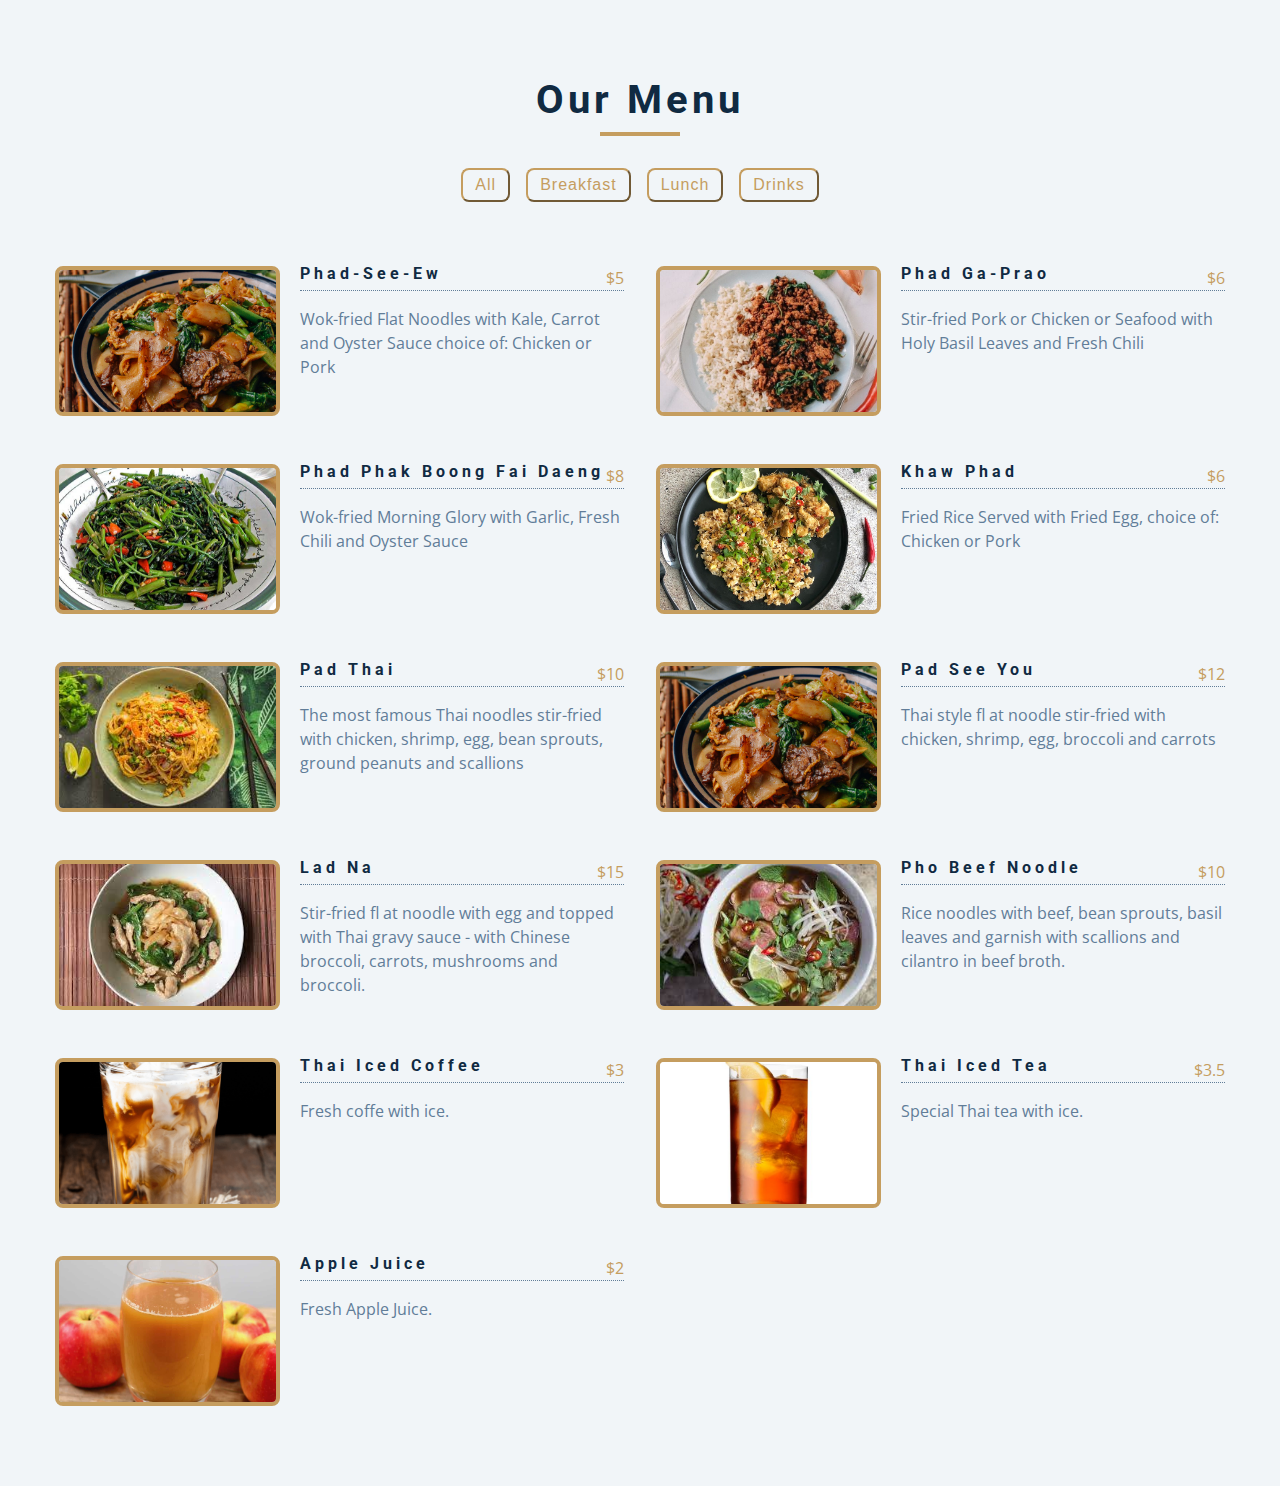
<file: index.html>
<!DOCTYPE html>
<html>
  <head>
    <meta charset="UTF-8" />
    <meta name="viewport" content="width=device-width, initial-scale=1" />
    <title>Welcome</title>
    <link href="./styles.css" rel="stylesheet" />
    <link rel="preconnect" href="https://fonts.gstatic.com" />
    <link
      href="https://fonts.googleapis.com/css2?family=Lora&family=Pushster&family=Quicksand:wght@300&family=Quintessential&display=swap"
      rel="stylesheet"
    />
    <script src="./app.js" defer></script>
  </head>

  <body>
    <section class="menu">
      <div class="title">
        <h2>Our Menu</h2>
        <div class="underline"></div>
      </div>
      <div class="btn-container"></div>
      <div class="section-center"></div>
    </section>
  </body>
</html>
</file>
<file: styles.css>
@import url("https://fonts.googleapis.com/css?family=Open+Sans|Roboto:400,700&display=swap");

/*
=============== 
Variables
===============
*/

:root {
  /* dark shades of primary color*/
  --clr-primary-1: hsl(205, 86%, 17%);
  --clr-primary-2: hsl(205, 77%, 27%);
  --clr-primary-3: hsl(205, 72%, 37%);
  --clr-primary-4: hsl(205, 63%, 48%);
  /* primary/main color */
  --clr-primary-5: #49a6e9;
  /* lighter shades of primary color */
  --clr-primary-6: hsl(205, 89%, 70%);
  --clr-primary-7: hsl(205, 90%, 76%);
  --clr-primary-8: hsl(205, 86%, 81%);
  --clr-primary-9: hsl(205, 90%, 88%);
  --clr-primary-10: hsl(205, 100%, 96%);
  /* darkest grey - used for headings */
  --clr-grey-1: hsl(209, 61%, 16%);
  --clr-grey-2: hsl(211, 39%, 23%);
  --clr-grey-3: hsl(209, 34%, 30%);
  --clr-grey-4: hsl(209, 28%, 39%);
  /* grey used for paragraphs */
  --clr-grey-5: hsl(210, 22%, 49%);
  --clr-grey-6: hsl(209, 23%, 60%);
  --clr-grey-7: hsl(211, 27%, 70%);
  --clr-grey-8: hsl(210, 31%, 80%);
  --clr-grey-9: hsl(212, 33%, 89%);
  --clr-grey-10: hsl(210, 36%, 96%);
  --clr-white: #fff;
  --clr-red-dark: hsl(360, 67%, 44%);
  --clr-red-light: hsl(360, 71%, 66%);
  --clr-green-dark: hsl(125, 67%, 44%);
  --clr-green-light: hsl(125, 71%, 66%);
  --clr-gold: #c59d5f;
  --clr-black: #222;
  --ff-primary: "Roboto", sans-serif;
  --ff-secondary: "Open Sans", sans-serif;
  --transition: all 0.3s linear;
  --spacing: 0.25rem;
  --radius: 0.5rem;
  --light-shadow: 0 5px 15px rgba(0, 0, 0, 0.1);
  --dark-shadow: 0 5px 15px rgba(0, 0, 0, 0.2);
  --max-width: 1170px;
  --fixed-width: 620px;
}
/*
=============== 
Global Styles
===============
*/

*,
::after,
::before {
  margin: 0;
  padding: 0;
  box-sizing: border-box;
}
body {
  font-family: var(--ff-secondary);
  background: var(--clr-grey-10);
  color: var(--clr-grey-1);
  line-height: 1.5;
  font-size: 0.875rem;
}
ul {
  list-style-type: none;
}
a {
  text-decoration: none;
}
img:not(.logo) {
  width: 100%;
}
img {
  display: block;
}

h1,
h2,
h3,
h4 {
  letter-spacing: var(--spacing);
  text-transform: capitalize;
  line-height: 1.25;
  margin-bottom: 0.75rem;
  font-family: var(--ff-primary);
}
h1 {
  font-size: 3rem;
}
h2 {
  font-size: 2rem;
}
h3 {
  font-size: 1.25rem;
}
h4 {
  font-size: 0.875rem;
}
p {
  margin-bottom: 1.25rem;
  color: var(--clr-grey-5);
}
@media screen and (min-width: 800px) {
  h1 {
    font-size: 4rem;
  }
  h2 {
    font-size: 2.5rem;
  }
  h3 {
    font-size: 1.75rem;
  }
  h4 {
    font-size: 1rem;
  }
  body {
    font-size: 1rem;
  }
  h1,
  h2,
  h3,
  h4 {
    line-height: 1;
  }
}
/*  global classes */

.btn {
  text-transform: uppercase;
  background: transparent;
  color: var(--clr-black);
  padding: 0.375rem 0.75rem;
  letter-spacing: var(--spacing);
  display: inline-block;
  transition: var(--transition);
  font-size: 0.875rem;
  border: 2px solid var(--clr-black);
  cursor: pointer;
  box-shadow: 0 1px 3px rgba(0, 0, 0, 0.2);
  border-radius: var(--radius);
}
.btn:hover {
  color: var(--clr-white);
  background: var(--clr-black);
}
/* section */
.section {
  padding: 5rem 0;
}

main {
  min-height: 100vh;
  display: grid;
  place-items: center;
}
/*
=============== 
Menu
===============
*/

.menu {
  padding: 5rem 0;
}
.title {
  text-align: center;
  margin-bottom: 2rem;
}
.underline {
  width: 5rem;
  height: 0.25rem;
  background: var(--clr-gold);
  margin-left: auto;
  margin-right: auto;
}
.btn-container {
  margin-bottom: 4rem;
  display: flex;
  justify-content: center;
}
.filter-btn {
  background: transparent;
  border-color: var(--clr-gold);
  font-size: 1rem;
  text-transform: capitalize;
  margin: 0 0.5rem;
  letter-spacing: 1px;
  border-radius: var(--radius);
  padding: 0.375rem 0.75rem;
  color: var(--clr-gold);
  cursor: pointer;
  transition: var(--transition);
}
.filter-btn:hover {
  background: var(--clr-gold);
  color: var(--clr-white);
}
.section-center {
  width: 90vw;
  margin: 0 auto;
  max-width: 1170px;
  display: grid;
  gap: 3rem 2rem;
  /* justify-items: center; */
}
.menu-item {
  display: grid;
  gap: 1rem 2rem;
  max-width: 25rem;
}
.photo {
  object-fit: cover;
  height: 200px;
  border: 0.25rem solid var(--clr-gold);
  border-radius: var(--radius);
}
.item-info header {
  display: flex;
  justify-content: space-between;
  border-bottom: 0.5px dotted var(--clr-grey-5);
}
.item-info h4 {
  margin-bottom: 0.5rem;
}
.price {
  color: var(--clr-gold);
}
.item-text {
  margin-bottom: 0;
  padding-top: 1rem;
}

@media screen and (min-width: 768px) {
  .menu-item {
    grid-template-columns: 225px 1fr;
    gap: 0 1.25rem;
    max-width: 40rem;
  }
  .photo {
    height: 175px;
  }
}
@media screen and (min-width: 1200px) {
  .section-center {
    width: 95vw;
    grid-template-columns: 1fr 1fr;
  }
  .photo {
    height: 150px;
  }
}
</file>
